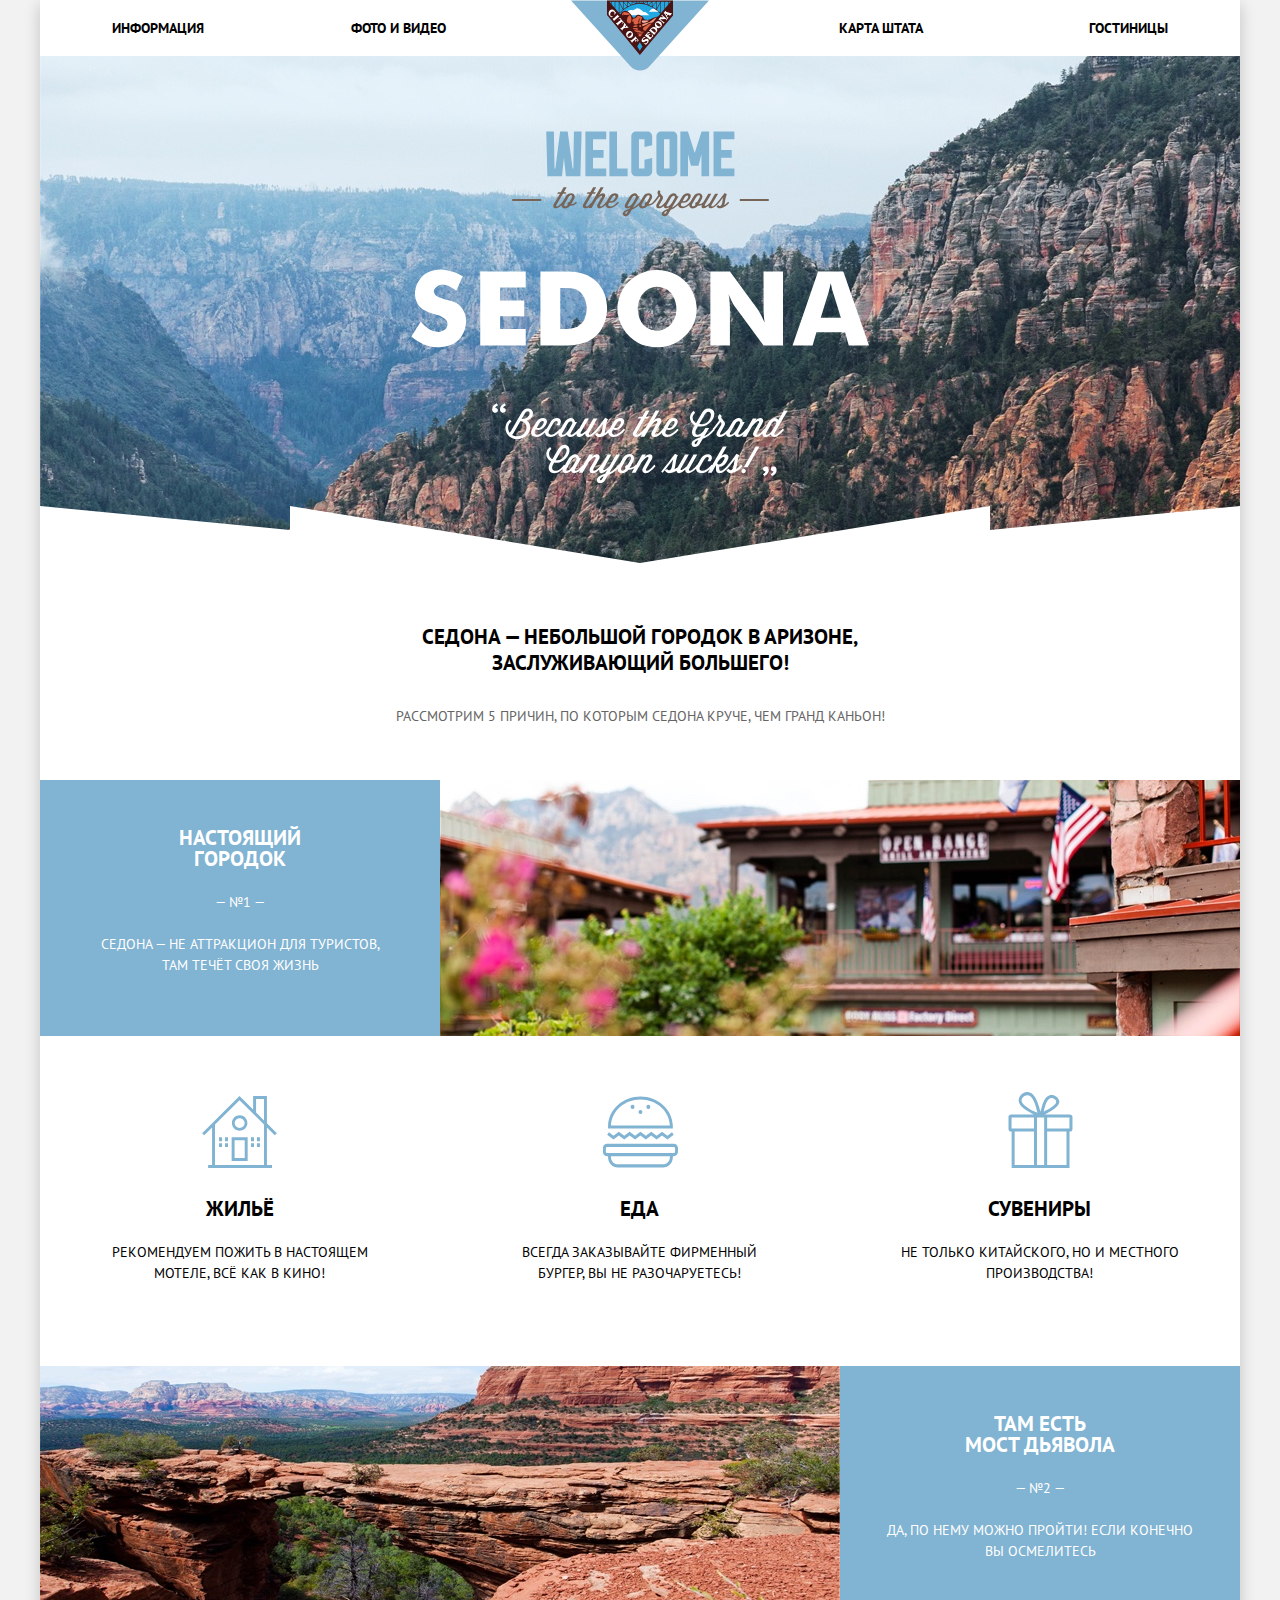
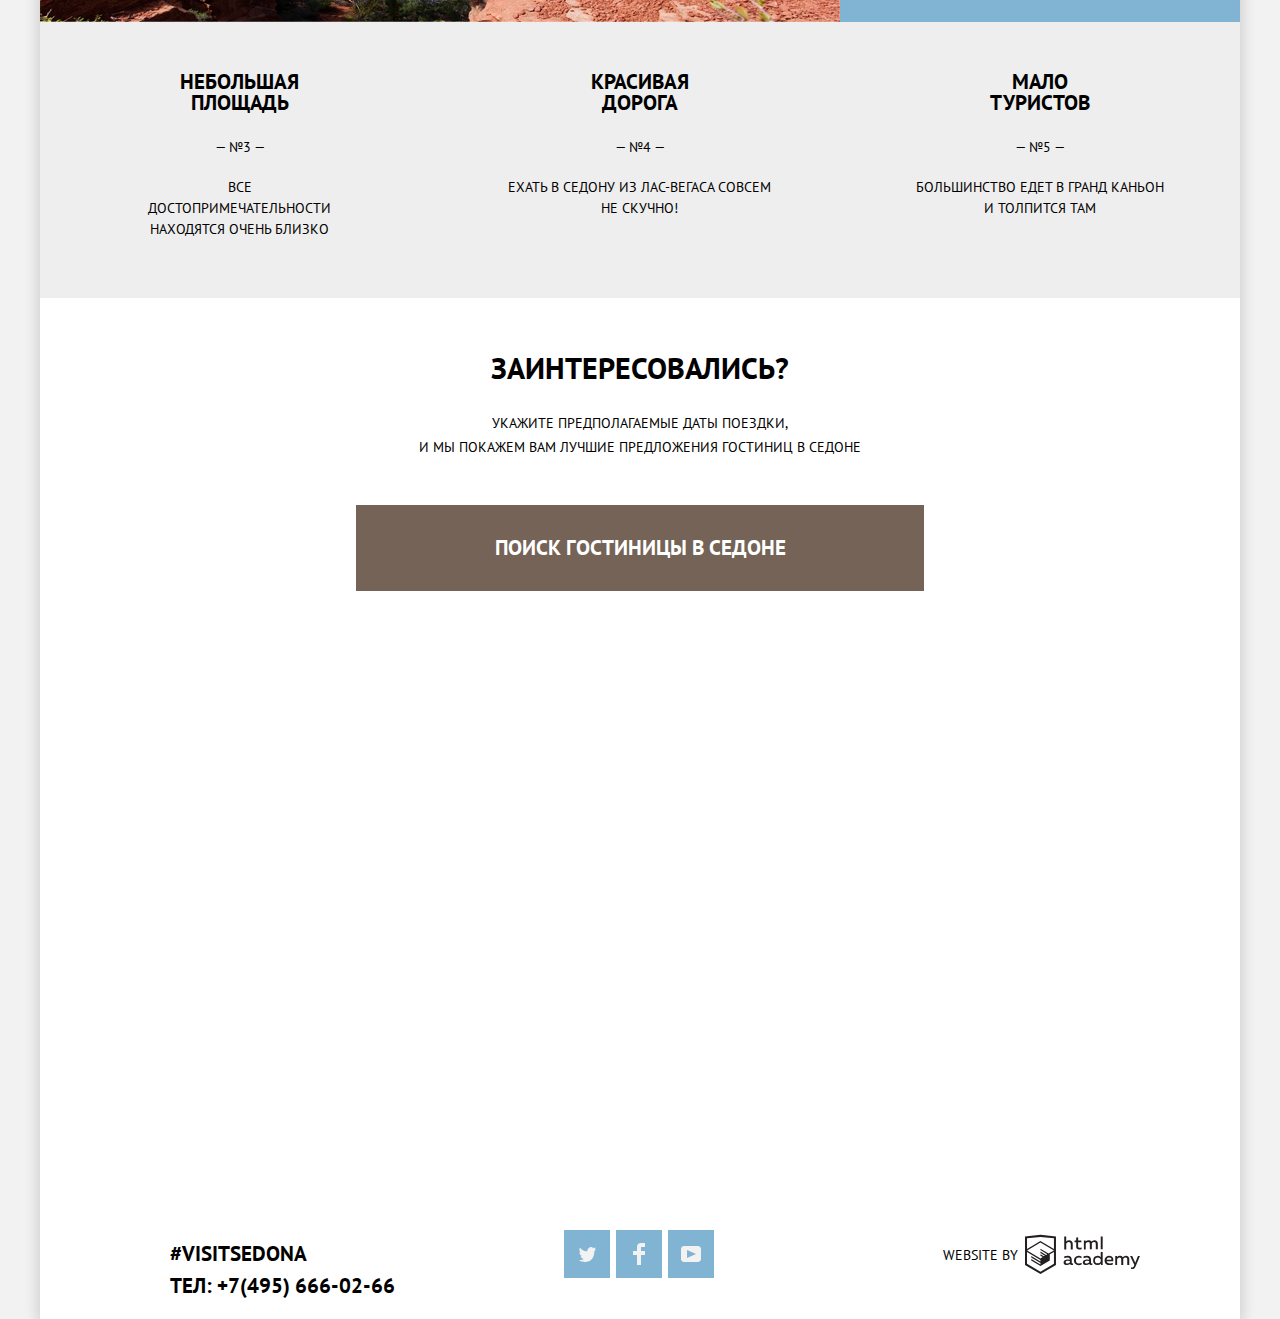
<file: index.html>
<!DOCTYPE html>
<html lang="ru">
  <head>
    <meta charset="utf-8">
    <title>Туристический портал города "Седона"</title>
    <link href="https://fonts.googleapis.com/css?family=PT+Sans:400,700&display=swap&subset=cyrillic" rel="stylesheet">
    <link href="css/normalize.css" rel="stylesheet">
    <link href="css/style.min.css" rel="stylesheet">
  </head>
  <body class="page main">
    <div class="wrapper">
      <header class="page-header">
        <nav class="nav">
          <div class="logo">
            <img src="img/logo-sedona.svg" width="138" height="71" alt="Логотип города Седона">
          </div>
          <div class="main-nav">
            <ul class="nav-list">
              <li class="nav-item left">
                <a href="#">информация</a>
              </li>
              <li class="nav-item left">
                <a href="#">фото и видео</a>
              </li>
              <li class="nav-item right">
                <a href="#">карта штата</a>
              </li>
              <li class="nav-item right">
                <a href="hotels.html">гостиницы</a>
              </li>
            </ul>
          </div>
        </nav>
      </header>
      <main class="page-content">
        <section class="promo">
          <div class="welcome-img">
            <img src="img/intro-welcome.svg" width="459" height="353" alt="Надпись с приветствием">
          </div>
          <div class="promo-text">
            <h1 class="visually-hidden">Город "Седона"</h1>
            <p class="promo-description">седона — небольшой городок в аризоне,
              заслуживающий большего!</p>
            <p class="promo-advantages">рассмотрим 5 причин, по которым седона круче, чем гранд каньон!</p>
          </div>
        </section>
        <section class="advantages">
          <ol class="advantages-list">
            <li class="advantages-item wide">
              <div class="info blue-bg">
                <h3 class="info-head">настоящий городок</h3>
                <p class="info-number">— №1 —</p>
                <p class="info-desc">cедона — не аттракцион для туристов,
                там течёт своя жизнь</p>
              </div>
              <div class="img-wrap">
                <img src="img/buildings.jpg" width="800" height="256" alt="Фотография группы зданий">
              </div>
              <ul class="advantages-description">
                <li class="description-item building">
                  <h3>жильё</h3>
                  <p class="advantages-text">рекомендуем пожить в настоящем мотеле,
                    всё как в кино!</p>
                </li>
                <li class="description-item food">
                  <h3>еда</h3>
                  <p class="advantages-text">всегда заказывайте фирменный бургер, вы не
                    разочаруетесь!</p>
                </li>
                <li class="description-item gift">
                  <h3>сувениры</h3>
                   <p class="advantages-text">не только китайского, но и местного
                     производства!</p>
                </li>
              </ul>
            </li>
            <li class="advantages-item wide reverse">
              <div class="info blue-bg">
                <h3 class="reverse-head">там есть<br>
                   мост дьявола</h3>
                <p class="reverse-number">— №2 —</p>
                <p class="reverse-desc">да, по нему можно пройти! Если конечно вы
                осмелитесь</p>
              </div>
              <div class="img-wrap">
                <img src="img/mountains.jpg" width="800" height="256" alt="Фотография горного утеса">
              </div>
            </li>
            <li class="advantages-item grey">
              <h3 class="grey-head">небольшая площадь</h3>
              <p class="grey-number">— №3 —</p>
              <p class="grey-desc">все достопримечательности
                находятся очень близко</p>
            </li>
            <li class="advantages-item grey">
              <h3 class="grey-head">красивая дорога</h3>
              <p class="grey-number">— №4 —</p>
              <p class="grey-desc-2">ехать в седону из лас-вегаса совсем
                не скучно!</p>
            </li>
            <li class="advantages-item grey">
              <h3 class="grey-head">мало туристов</h3>
              <p class="grey-number">— №5 —</p>
              <p class="grey-desc-3">большинство едет в гранд каньон
                и толпится там</p>
            </li>
          </ol>
        </section>
        <section class="searches-hotel">
          <h2 class="visually-hidden">Поиск гостиниц</h2>
          <div class="searches-hotel date">
            <b>заинтересовались?</b>
            <p>укажите предполагаемые даты поездки,<br>
            и мы покажем вам лучшие предложения гостиниц в седоне</p>
          </div>
          <button class="button-find" type="button">поиск гостиницы в седоне</button>
        </section>
        <section class="pop-up">
          <h2 class="visually-hidden">Форма поиска гостиниц</h2>
          <form class="booking-form" method="get" action="https://echo.htmlacademy.ru">
            <p>
              <label for="date-arrival">дата заезда:</label>
              <input type="text" name="arrival" id="date-arrival" value="24 апреля 2017">
              <button class="calendar arr">
                <svg class="calendar" xmlns="http://www.w3.org/2000/svg" width="21" height="22" viewBox="0 0 21 22">
                  <path d="M19.251 2.025h-2.845V.648c0-.381-.294-.689-.656-.689-.363 0-.656.308-.656.689v1.377h-3.938V.648c0-.381-.294-.689-.655-.689-.363 0-.657.308-.657.689v1.377H5.906V.648c0-.381-.294-.689-.656-.689-.363 0-.657.308-.657.689v1.377H1.75C.784 2.025 0 2.847 0 3.862v16.302C0 21.179.784 22 1.75 22h17.501c.966 0 1.749-.821 1.749-1.836V3.862c0-1.015-.783-1.837-1.749-1.837zm.437 18.139a.448.448 0 0 1-.437.459H1.75a.45.45 0 0 1-.438-.459V3.862a.45.45 0 0 1 .438-.459h2.844v1.378c0 .381.294.689.657.689.362 0 .656-.308.656-.689V3.403h3.938v1.378c0 .381.294.689.657.689.361 0 .655-.308.655-.689V3.403h3.938v1.378c0 .381.293.689.656.689.362 0 .656-.308.656-.689V3.403h2.845c.241 0 .437.206.437.459v16.302z"></path>
                  <path d="M4.594 8.225h2.625v2.066H4.594zM4.594 11.668h2.625v2.067H4.594zM4.594 15.112h2.625v2.066H4.594zM9.188 15.112h2.625v2.066H9.188zM9.188 11.668h2.625v2.067H9.188zM9.188 8.225h2.625v2.066H9.188zM13.781 15.112h2.625v2.066h-2.625zM13.781 11.668h2.625v2.067h-2.625zM13.781 8.225h2.625v2.066h-2.625z"></path>
                </svg>
              </button>
            </p>
            <p>
              <label for="date-departure">дата выезда:</label>
              <input type="text" name="departure" id="date-departure" value="4 июля 2017">
              <button class="calendar dep">
                <svg class="calendar" xmlns="http://www.w3.org/2000/svg" width="21" height="22" viewBox="0 0 21 22">
                  <path d="M19.251 2.025h-2.845V.648c0-.381-.294-.689-.656-.689-.363 0-.656.308-.656.689v1.377h-3.938V.648c0-.381-.294-.689-.655-.689-.363 0-.657.308-.657.689v1.377H5.906V.648c0-.381-.294-.689-.656-.689-.363 0-.657.308-.657.689v1.377H1.75C.784 2.025 0 2.847 0 3.862v16.302C0 21.179.784 22 1.75 22h17.501c.966 0 1.749-.821 1.749-1.836V3.862c0-1.015-.783-1.837-1.749-1.837zm.437 18.139a.448.448 0 0 1-.437.459H1.75a.45.45 0 0 1-.438-.459V3.862a.45.45 0 0 1 .438-.459h2.844v1.378c0 .381.294.689.657.689.362 0 .656-.308.656-.689V3.403h3.938v1.378c0 .381.294.689.657.689.361 0 .655-.308.655-.689V3.403h3.938v1.378c0 .381.293.689.656.689.362 0 .656-.308.656-.689V3.403h2.845c.241 0 .437.206.437.459v16.302z"></path>
                  <path d="M4.594 8.225h2.625v2.066H4.594zM4.594 11.668h2.625v2.067H4.594zM4.594 15.112h2.625v2.066H4.594zM9.188 15.112h2.625v2.066H9.188zM9.188 11.668h2.625v2.067H9.188zM9.188 8.225h2.625v2.066H9.188zM13.781 15.112h2.625v2.066h-2.625zM13.781 11.668h2.625v2.067h-2.625zM13.781 8.225h2.625v2.066h-2.625z"></path>
                </svg>
              </button>
            </p>
            <p>
              <label for="adults-field">взрослые:</label>
              <button class="minus" type="button">
                <svg class="img-minus" xmlns="http://www.w3.org/2000/svg" width="12" height="3" viewBox="0 0 9.917 1.917">
                  <path d="M0 0h9.917v1.917h-9.917z"></path>
                </svg>
              </button>
              <input class="adults" type="text" name="adults" id="adults-field" value="2">
              <button class="plus" type="button">
                <svg class="img-plus" xmlns="http://www.w3.org/2000/svg" width="11" height="11" viewBox="0 0 9.917 9.917">
                  <path d="M9.917 4h-4v-4h-1.917v4h-4v1.917h4v4h1.917v-4h4z"></path>
                </svg>
              </button>
              <label class="children" for="children-field">дети:</label>
              <button class="minus child" type="button">
                <svg class="img-minus" xmlns="http://www.w3.org/2000/svg" width="12" height="3" viewBox="0 0 9.917 1.917">
                  <path d="M0 0h9.917v1.917h-9.917z"></path>
                </svg>
              </button>
              <input class="children-input" type="text" name="children" id="children-field" value="0">
              <button class="plus" type="button">
                <svg class="img-plus" xmlns="http://www.w3.org/2000/svg" width="11" height="11" viewBox="0 0 9.917 9.917">
                  <path d="M9.917 4h-4v-4h-1.917v4h-4v1.917h4v4h1.917v-4h4z"></path>
                </svg>
              </button>
            </p>
            <p>
              <button class="find" type="submit">найти</button>
            </p>
          </form>
        </section>
        <section class="map">
          <iframe src="https://www.google.com/maps/embed?pb=!1m18!1m12!1m3!1d838093.2815712448!2d-111.83084475044238!3d34.86120512727671!2m3!1f0!2f0!3f0!3m2!1i1024!2i768!4f13.1!3m3!1m2!1s0x872da132f942b00d%3A0x5548c523fa6c8efd!2z0KHQtdC00L7QvdCwLCDQkNGA0LjQt9C-0L3QsCA4NjMzNiwg0KHQqNCQ!5e0!3m2!1sru!2sru!4v1585211630893!5m2!1sru!2sru" width="1200" height="598" style="border:0;" allowfullscreen="" aria-hidden="false" tabindex="0"></iframe>
        </section>
      </main>
      <footer class="page-footer">
        <section class="contacts">
          <div class="link">
            <p>#visitsedona</p>
            <p>
              <a class="tel" href="tel:+74956660266">тел: +7(495) 666-02-66</a>
            </p>
          </div>
          <div class="socials">
            <ul class="socials-list">
              <li>
                <a class="social-button twitter-icon" href="#" target="_blank">
                  <svg class="social-img" xmlns="http://www.w3.org/2000/svg" xmlns:xlink="http://www.w3.org/1999/xlink" width="17" height="15" viewBox="0 0 17 15">
                    <path d="M10.95.144c1.685-.496 2.984.27 3.577 1.179.673-.231 1.331-.481 2.011-.708a2.345 2.345 0 0 1-.857 1.768c.685.17 1.304-.491 1.304-.491-.169 1-1.006 1.788-1.563 2.024-.231 6.75-3.175 11.217-10.077 11.082h-.446c-.41 0-4.164-.46-4.898-1.887 2.271.196 3.893-.422 4.693-1.177-.96-.3-2.679-.477-2.979-2.95.349.106.564.228 1.19.119C1.705 8.247.374 7.53.448 5.33c.285.328 1.067.536 1.34.472C1.085 5.561-.182 2.442.894.85c1.818 1.854 3.735 3.606 7.152 3.773C8.254 2.33 9.183.793 10.95.144z"></path>
                  </svg>
                </a>
              </li>
              <li>
                <a class="social-button fb-icon" href="#" target="_blank">
                  <svg class="social-img" xmlns="http://www.w3.org/2000/svg" width="12" height="22" viewBox="0 0 12 22">
                    <path d="M12 4V0H8a4 4 0 0 0-4 4v4H0v4h4v10h4V12h4V8H8V4h4z"></path>
                  </svg>
                </a>
              </li>
              <li>
                <a class="social-button youtube-icon" href="#" target="_blank">
                  <svg class="social-img" xmlns="http://www.w3.org/2000/svg" xmlns:xlink="http://www.w3.org/1999/xlink" width="20" height="16" viewBox="0 0 20 16">
                    <path d="M17 0H3C1.35 0 0 1.35 0 3v10c0 1.65 1.35 3 3 3h14c1.65 0 3-1.35 3-3V3c0-1.65-1.35-3-3-3zM6.027 11.998V4.002L15.014 8l-8.987 3.998z"></path>
                  </svg>
                </a>
              </li>
            </ul>
          </div>
          <div class="copyright">
            <span>website by</span>
            <a class="html-icon" href="https://htmlacademy.ru/intensive/htmlcss" target="_blank">
              <svg id="Layer_1" data-name="Layer 1" xmlns="http://www.w3.org/2000/svg" viewBox="0 0 108.08 36.85" width="108" height="36">
                <title>logo-htmlacademy-small1</title>
                <path d="M44.61,26.88a2,2,0,0,0,.55-0.1v1.33a3.25,3.25,0,0,1-1.18.21,1.67,1.67,0,0,1-1.67-1,4.84,4.84,0,0,1-3.14,1.08c-1.51,0-2.91-.83-2.91-2.55,0-2.13,2-2.79,3.71-2.79a11.08,11.08,0,0,1,2.17.25v-0.3c0-1-.76-1.77-2.19-1.77a7.42,7.42,0,0,0-3,.64v-1.7a10.21,10.21,0,0,1,3.19-.55c2.36,0,3.81,1.12,3.81,3.65v3a0.54,0.54,0,0,0,.49.59h0.17Zm-6.44-1.13A1.35,1.35,0,0,0,39.63,27h0.11a3.39,3.39,0,0,0,2.41-1V24.58a9.72,9.72,0,0,0-1.81-.21c-1,0-2.16.33-2.16,1.38h0Zm12.36-6.11a5,5,0,0,1,2.57.64V22a4.08,4.08,0,0,0-2.3-.7,2.75,2.75,0,1,0,0,5.49,5,5,0,0,0,2.43-.64v1.71a6.27,6.27,0,0,1-2.76.57A4.21,4.21,0,0,1,46,24.51q0-.21,0-0.41a4.32,4.32,0,0,1,4.18-4.46h0.38Zm12.17,7.24a2,2,0,0,0,.55-0.1v1.33a3.25,3.25,0,0,1-1.18.21,1.67,1.67,0,0,1-1.67-1,4.84,4.84,0,0,1-3.14,1.08c-1.51,0-2.91-.83-2.91-2.55,0-2.13,2-2.79,3.71-2.79a11.08,11.08,0,0,1,2.17.25v-0.3c0-1-.76-1.77-2.19-1.77a7.42,7.42,0,0,0-3,.64v-1.7a10.21,10.21,0,0,1,3.19-.55c2.36,0,3.81,1.12,3.81,3.65v3a0.54,0.54,0,0,0,.49.59h0.17Zm-6.44-1.13A1.35,1.35,0,0,0,57.73,27h0.11a3.39,3.39,0,0,0,2.41-1V24.58a9.72,9.72,0,0,0-1.81-.21c-1.06,0-2.16.33-2.16,1.38h0ZM73,16V28.2H71.35V26.88a3.88,3.88,0,0,1-3.19,1.54,4.4,4.4,0,0,1,0-8.78,3.81,3.81,0,0,1,3,1.3V16H73Zm-4.53,5.22a2.76,2.76,0,1,0,0,5.52A2.86,2.86,0,0,0,71.15,25V23A2.91,2.91,0,0,0,68.49,21.27ZM79,19.64c3.31,0,4.46,2.68,3.92,5.09H76.7c0.21,1.5,1.67,2.11,3.19,2.11a6.11,6.11,0,0,0,2.64-.59v1.6a7.14,7.14,0,0,1-3,.57C77,28.42,74.78,27,74.78,24a4.18,4.18,0,0,1,4-4.39H79Zm0.09,1.54a2.28,2.28,0,0,0-2.44,2.1v0.06H81.3A2,2,0,0,0,79.13,21.18Zm5.73,7V19.87h1.65v1a3.81,3.81,0,0,1,2.78-1.27A2.86,2.86,0,0,1,91.89,21a4.12,4.12,0,0,1,2.91-1.33A3.06,3.06,0,0,1,98,23V28.2h-1.9V23.05a1.59,1.59,0,0,0-1.42-1.75H94.42a2.8,2.8,0,0,0-2.07,1.12V28.2h-1.9V23.05A1.59,1.59,0,0,0,89,21.31H88.8a3,3,0,0,0-2.21,1.29v5.63H84.86Zm21.31-8.33h1.9l-3.91,9.46c-0.9,2.17-2.09,2.86-3.35,2.86a4.76,4.76,0,0,1-1.1-.14V30.46a2.86,2.86,0,0,0,.85.12c0.9,0,1.58-.64,2.07-1.9l0.17-.42-4-8.4h2l2.86,6.29ZM38.73,1.46V6.22a3.81,3.81,0,0,1,2.7-1.14,3.25,3.25,0,0,1,3.44,3.4v5.15H43V8.72a1.81,1.81,0,0,0-1.61-2h-0.3a2.93,2.93,0,0,0-2.32,1.39v5.52h-1.9V1.46h1.9ZM49.94,2.31v3h3V6.91h-3v3.81c0,1.1.5,1.46,1.58,1.46a4.49,4.49,0,0,0,1.69-.33v1.6A6.8,6.8,0,0,1,51,13.8a2.55,2.55,0,0,1-2.86-2.74V6.89H46.58V5.26h1.5V2.74Zm5.4,11.31V5.28H57v1A3.81,3.81,0,0,1,59.77,5a2.86,2.86,0,0,1,2.6,1.33A4.12,4.12,0,0,1,65.28,5,3.06,3.06,0,0,1,68.44,8.4v5.21h-1.9V8.46a1.59,1.59,0,0,0-1.42-1.75H64.89a2.8,2.8,0,0,0-2.07,1.12v5.78h-1.9V8.46A1.59,1.59,0,0,0,59.5,6.71H59.27A3,3,0,0,0,57.06,8v5.63H55.34ZM71.17,1.45H73V13.6H71.17V1.45ZM14.71,0H14.55L0,1.54V28.21l14.55,8.66,14.55-8.66V1.54Zm12.5,27.1L14.55,34.64,1.9,27.12V16.18l12.59,7.5V25L5.86,19.9v1.31l8.68,5.21v1.39L5.87,22.65V24l8.68,5.21,8.75-5.24V18.31L27.2,16V27.12Zm0-12.53-3.48,2-1.6,1L14.51,13v1.31L21,18.23H21l-0.14.09-1,.54-5.37-3.2V17l4.24,2.52-1,.67-3.2-1.9v1.31l2.1,1.24L14.5,22.1,2,14.65,14.51,7.11Zm0-1.32L14.49,5.76,1.91,13.25v-10L14.56,1.92,27.21,3.25v10h0Z" transform="translate(0 -0.02)" fill="#231f20"/>
              </svg>
            </a>
          </div>
        </section>
      </footer>
    </div>
    <script src="js/script-min.js"></script>
  </body>
</html>
</file>
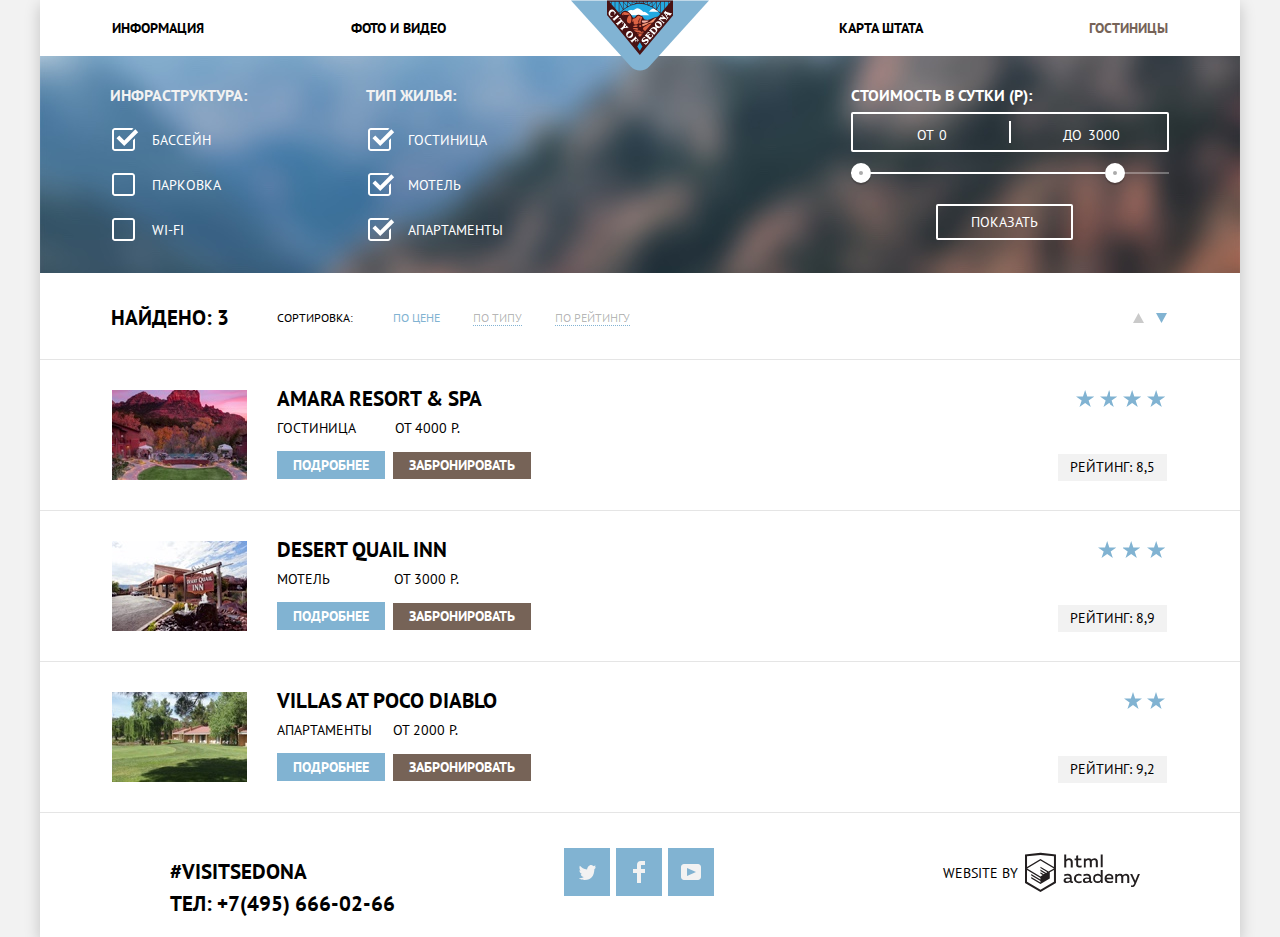
<file: hotels.html>
<!DOCTYPE html>
<html lang="ru">
  <head>
    <meta charset="utf-8">
    <title>Поиск жилья в городе "Седона"</title>
    <link href="https://fonts.googleapis.com/css?family=PT+Sans:400,700&display=swap&subset=cyrillic" rel="stylesheet">
    <link href="css/normalize.css" rel="stylesheet">
    <link href="css/style.min.css" rel="stylesheet">
  </head>
  <body class="page">
    <div class="wrapper">
      <header class="page-header">
        <nav class="nav">
          <div class="logo">
            <a href="index.html">
              <img src="img/logo-sedona.svg" width="138" height="71" alt="Логотип города Седона">
            </a>
          </div>
          <div class="main-nav">
            <ul class="nav-list">
              <li class="nav-item left">
                <a href="#">информация</a>
              </li>
              <li class="nav-item left">
                <a href="#">фото и видео</a>
              </li>
              <li class="nav-item right">
                <a href="#">карта штата</a>
              </li>

              <li class="nav-item right">
                <a class="current">гостиницы</a>
              </li>
            </ul>
          </div>
        </nav>
      </header>
      <main class="page-content">
        <h1 class="visually-hidden">Форма поиска жилья</h1>
        <form class="options-form" method="get" action="https://echo.htmlacademy.ru">
          <fieldset class="infrastructure">
            <legend class="infrastructure-header">инфраструктура:</legend>
            <p class="pool">
            <label class="input-label" for="pool-field">
              <input class="input-check" type="checkbox" name="pool" id="pool-field" checked>
              <span class="check-box"></span>
              бассейн
            </label>
            </p>
            <p class="parking">
              <label class="input-label" for="parking-field">
                <input class="input-check" type="checkbox" name="parking" id="parking-field">
                <span class="check-box"></span>
                парковка
              </label>
            </p>
            <p class="wifi">
              <label class="input-label" for="wifi-field">
                <input class="input-check" type="checkbox" name="wifi" id="wifi-field">
                <span class="check-box"></span>
                wi-fi
              </label>
            </p>
          </fieldset>
          <fieldset class="accommodation">
            <legend class="accommodation-header">тип жилья:</legend>
            <p class="hotel">
              <label class="input-label" for="hotel-field">
                <input class="input-check" type="checkbox" name="hotel" id="hotel-field" checked>
                <span class="check-box"></span>
                гостиница
              </label>
            </p>
            <p class="motel">
              <label class="input-label" for="motel-field">
                <input class="input-check" type="checkbox" name="motel" id="motel-field" checked>
                <span class="check-box"></span>
                мотель
              </label>
            </p>
            <p class="apartment">
              <label class="input-label" for="apartment-field">
                <input class="input-check" type="checkbox" name="apartment" id="apartment-field" checked>
                <span class="check-box"></span>
                апартаменты
              </label>
            </p>
          </fieldset>
          <fieldset class="prices">
            <div class="filter-range">
              <div class="filter-range-title">Стоимость в сутки (р):</div>
              <div class="price-controls">
                <label class="min-price">от <input type="number" name="min-price" value="0"></label>
                <label class="max-price">до <input type="number" name="max-price" value="3000"></label>
              </div>
              <div class="range-controls">
                <div class="scale">
                  <div class="bar"></div>
                </div>
                <div class="range-toggle range-toggle-min"></div>
                <div class="range-toggle range-toggle-max"></div>
              </div>
              <button class="btn-transparent" type="submit">Показать</button>
            </div>
          </fieldset>
        </form>
        <section class="results">
          <h2 class="visually-hidden">Результаты поиска гостиниц</h2>
          <section class="results-sort">
            <p class="results-counter">найдено: <span>3</span></p>
            <div class="search-table">
              <p class="sort-by">сортировка:</p>
              <ul class="sort-list">
                <li class="sort-item">
                  <a class="active" href="#">по цене</a>
                </li>
                <li class="sort-item">
                  <a href="#">по типу</a>
                </li>
                <li class="sort-item">
                  <a href="#">по рейтингу</a>
                </li>
              </ul>
              <div class="triangle">
                <button class="triangle-button up">
                  <svg class="triangle-up" xmlns="http://www.w3.org/2000/svg" width="11" height="10" viewBox="0 0 11 10">
                    <path d="M5.5 0L0 10h11z"></path>
                  </svg>
                </button>
                <button class="triangle-button down">
                  <svg class="triangle-down" xmlns="http://www.w3.org/2000/svg" width="11" height="10" viewBox="0 0 11 10">
                    <path d="M5.5 10L0 0h11"></path>
                  </svg>
                </button>
              </div>
            </div>
          </section>
          <ul class="results-list">
            <li class="results-item">
              <img class="hotel-img" src="img/hotel-1.jpg" width="135" height="90" alt="Гостиница Amara Resort and Spa">
              <div class="information">
                <h3>Amara Resort & Spa</h3>
                <div class="hotel-price">
                  <div class="hotel-class">гостиница</div>
                  <div class="hotel-cost">от 4000 р.</div>
                </div>
                <div class="button-active">
                  <a class="button-info" href="#">подробнее</a>
                  <button class="button-rent" type="submit">забронировать</button>
                </div>
              </div>
              <div class="rating">
                <p class="stars four"></p>
                <p class="rating-points">рейтинг: <span>8,5</span></p>
              </div>
            </li>
            <li class="results-item">
              <img class="hotel-img" src="img/hotel-2.jpg" width="135" height="90" alt="Мотель Desert Quail Inn">
              <div class="information">
                <h3>Desert Quail Inn</h3>
                <div class="hotel-price">
                  <div class="hotel-class">мотель</div>
                  <div class="hotel-cost motel">от 3000 р.</div>
                </div>
                <div class="button-active">
                  <a class="button-info" href="#">подробнее</a>
                  <button class="button-rent" type="button">забронировать</button>
                </div>
              </div>
              <div class="rating">
                <p class="stars three"></p>
                <p class="rating-points">рейтинг: <span>8,9</span></p>
              </div>
            </li>
            <li class="results-item">
              <img class="hotel-img" src="img/hotel-3.jpg" width="135" height="90" alt="Аппартаменты Villas at Poco Diablo">
              <div class="information">
                <h3>Villas at Poco Diablo</h3>
                <div class="hotel-price">
                  <div class="hotel-class">апартаменты</div>
                  <div class="hotel-cost apartment">от 2000 р.</div>
                </div>
                <div class="button-active">
                  <a class="button-info" href="#">подробнее</a>
                  <button class="button-rent" type="button">забронировать</button>
                </div>
              </div>
              <div class="rating">
                <p class="stars two"></p>
                <p class="rating-points">рейтинг: <span>9,2</span></p>
              </div>
            </li>
          </ul>
        </section>
      </main>
      <footer class="page-footer">
        <section class="contacts">
          <div class="link">
            <p>#visitsedona</p>
            <p>
              <a class="tel" href="tel:+74956660266">тел: +7(495) 666-02-66</a>
            </p>
          </div>
          <div class="socials">
            <ul class="socials-list">
              <li>
                <a class="social-button twitter-icon" href="#" target="_blank">
                  <svg class="social-svg" xmlns="http://www.w3.org/2000/svg" xmlns:xlink="http://www.w3.org/1999/xlink" width="17" height="15" viewBox="0 0 17 15">
                    <path d="M10.95.144c1.685-.496 2.984.27 3.577 1.179.673-.231 1.331-.481 2.011-.708a2.345 2.345 0 0 1-.857 1.768c.685.17 1.304-.491 1.304-.491-.169 1-1.006 1.788-1.563 2.024-.231 6.75-3.175 11.217-10.077 11.082h-.446c-.41 0-4.164-.46-4.898-1.887 2.271.196 3.893-.422 4.693-1.177-.96-.3-2.679-.477-2.979-2.95.349.106.564.228 1.19.119C1.705 8.247.374 7.53.448 5.33c.285.328 1.067.536 1.34.472C1.085 5.561-.182 2.442.894.85c1.818 1.854 3.735 3.606 7.152 3.773C8.254 2.33 9.183.793 10.95.144z"></path>
                  </svg>
                </a>
              </li>
              <li>
                <a class="social-button fb-icon" href="#" target="_blank">
                  <svg class="social-svg" xmlns="http://www.w3.org/2000/svg" width="12" height="22" viewBox="0 0 12 22">
                    <path d="M12 4V0H8a4 4 0 0 0-4 4v4H0v4h4v10h4V12h4V8H8V4h4z"></path>
                  </svg>
                </a>
              </li>
              <li>
                <a class="social-button youtube-icon" href="#" target="_blank">
                  <svg class="social-svg" xmlns="http://www.w3.org/2000/svg" xmlns:xlink="http://www.w3.org/1999/xlink" width="20" height="16" viewBox="0 0 20 16">
                    <path d="M17 0H3C1.35 0 0 1.35 0 3v10c0 1.65 1.35 3 3 3h14c1.65 0 3-1.35 3-3V3c0-1.65-1.35-3-3-3zM6.027 11.998V4.002L15.014 8l-8.987 3.998z"></path>
                  </svg>
                </a>
              </li>
            </ul>
          </div>
          <div class="copyright">
            <span>website by</span>
            <a class="html-icon" href="https://htmlacademy.ru/intensive/htmlcss" target="_blank">
              <svg id="Layer_1" data-name="Layer 1" xmlns="http://www.w3.org/2000/svg" viewBox="0 0 108.08 36.85" width="108" height="36">
                <title>logo-htmlacademy-small1</title>
                <path d="M44.61,26.88a2,2,0,0,0,.55-0.1v1.33a3.25,3.25,0,0,1-1.18.21,1.67,1.67,0,0,1-1.67-1,4.84,4.84,0,0,1-3.14,1.08c-1.51,0-2.91-.83-2.91-2.55,0-2.13,2-2.79,3.71-2.79a11.08,11.08,0,0,1,2.17.25v-0.3c0-1-.76-1.77-2.19-1.77a7.42,7.42,0,0,0-3,.64v-1.7a10.21,10.21,0,0,1,3.19-.55c2.36,0,3.81,1.12,3.81,3.65v3a0.54,0.54,0,0,0,.49.59h0.17Zm-6.44-1.13A1.35,1.35,0,0,0,39.63,27h0.11a3.39,3.39,0,0,0,2.41-1V24.58a9.72,9.72,0,0,0-1.81-.21c-1,0-2.16.33-2.16,1.38h0Zm12.36-6.11a5,5,0,0,1,2.57.64V22a4.08,4.08,0,0,0-2.3-.7,2.75,2.75,0,1,0,0,5.49,5,5,0,0,0,2.43-.64v1.71a6.27,6.27,0,0,1-2.76.57A4.21,4.21,0,0,1,46,24.51q0-.21,0-0.41a4.32,4.32,0,0,1,4.18-4.46h0.38Zm12.17,7.24a2,2,0,0,0,.55-0.1v1.33a3.25,3.25,0,0,1-1.18.21,1.67,1.67,0,0,1-1.67-1,4.84,4.84,0,0,1-3.14,1.08c-1.51,0-2.91-.83-2.91-2.55,0-2.13,2-2.79,3.71-2.79a11.08,11.08,0,0,1,2.17.25v-0.3c0-1-.76-1.77-2.19-1.77a7.42,7.42,0,0,0-3,.64v-1.7a10.21,10.21,0,0,1,3.19-.55c2.36,0,3.81,1.12,3.81,3.65v3a0.54,0.54,0,0,0,.49.59h0.17Zm-6.44-1.13A1.35,1.35,0,0,0,57.73,27h0.11a3.39,3.39,0,0,0,2.41-1V24.58a9.72,9.72,0,0,0-1.81-.21c-1.06,0-2.16.33-2.16,1.38h0ZM73,16V28.2H71.35V26.88a3.88,3.88,0,0,1-3.19,1.54,4.4,4.4,0,0,1,0-8.78,3.81,3.81,0,0,1,3,1.3V16H73Zm-4.53,5.22a2.76,2.76,0,1,0,0,5.52A2.86,2.86,0,0,0,71.15,25V23A2.91,2.91,0,0,0,68.49,21.27ZM79,19.64c3.31,0,4.46,2.68,3.92,5.09H76.7c0.21,1.5,1.67,2.11,3.19,2.11a6.11,6.11,0,0,0,2.64-.59v1.6a7.14,7.14,0,0,1-3,.57C77,28.42,74.78,27,74.78,24a4.18,4.18,0,0,1,4-4.39H79Zm0.09,1.54a2.28,2.28,0,0,0-2.44,2.1v0.06H81.3A2,2,0,0,0,79.13,21.18Zm5.73,7V19.87h1.65v1a3.81,3.81,0,0,1,2.78-1.27A2.86,2.86,0,0,1,91.89,21a4.12,4.12,0,0,1,2.91-1.33A3.06,3.06,0,0,1,98,23V28.2h-1.9V23.05a1.59,1.59,0,0,0-1.42-1.75H94.42a2.8,2.8,0,0,0-2.07,1.12V28.2h-1.9V23.05A1.59,1.59,0,0,0,89,21.31H88.8a3,3,0,0,0-2.21,1.29v5.63H84.86Zm21.31-8.33h1.9l-3.91,9.46c-0.9,2.17-2.09,2.86-3.35,2.86a4.76,4.76,0,0,1-1.1-.14V30.46a2.86,2.86,0,0,0,.85.12c0.9,0,1.58-.64,2.07-1.9l0.17-.42-4-8.4h2l2.86,6.29ZM38.73,1.46V6.22a3.81,3.81,0,0,1,2.7-1.14,3.25,3.25,0,0,1,3.44,3.4v5.15H43V8.72a1.81,1.81,0,0,0-1.61-2h-0.3a2.93,2.93,0,0,0-2.32,1.39v5.52h-1.9V1.46h1.9ZM49.94,2.31v3h3V6.91h-3v3.81c0,1.1.5,1.46,1.58,1.46a4.49,4.49,0,0,0,1.69-.33v1.6A6.8,6.8,0,0,1,51,13.8a2.55,2.55,0,0,1-2.86-2.74V6.89H46.58V5.26h1.5V2.74Zm5.4,11.31V5.28H57v1A3.81,3.81,0,0,1,59.77,5a2.86,2.86,0,0,1,2.6,1.33A4.12,4.12,0,0,1,65.28,5,3.06,3.06,0,0,1,68.44,8.4v5.21h-1.9V8.46a1.59,1.59,0,0,0-1.42-1.75H64.89a2.8,2.8,0,0,0-2.07,1.12v5.78h-1.9V8.46A1.59,1.59,0,0,0,59.5,6.71H59.27A3,3,0,0,0,57.06,8v5.63H55.34ZM71.17,1.45H73V13.6H71.17V1.45ZM14.71,0H14.55L0,1.54V28.21l14.55,8.66,14.55-8.66V1.54Zm12.5,27.1L14.55,34.64,1.9,27.12V16.18l12.59,7.5V25L5.86,19.9v1.31l8.68,5.21v1.39L5.87,22.65V24l8.68,5.21,8.75-5.24V18.31L27.2,16V27.12Zm0-12.53-3.48,2-1.6,1L14.51,13v1.31L21,18.23H21l-0.14.09-1,.54-5.37-3.2V17l4.24,2.52-1,.67-3.2-1.9v1.31l2.1,1.24L14.5,22.1,2,14.65,14.51,7.11Zm0-1.32L14.49,5.76,1.91,13.25v-10L14.56,1.92,27.21,3.25v10h0Z" transform="translate(0 -0.02)" fill="#231f20"/>
              </svg>
            </a>
          </div>
        </section>
      </footer>
    </div>
  </body>
</html>
</file>
<file: css/style.min.css>
body{margin:0;padding:0;font-family:"PT Sans",Arial,sans-serif;font-size:14px;line-height:21px;font-weight:700;color:#000;text-transform:uppercase;background-color:#f2f2f2}html{box-sizing:border-box}*,*::before,*::after{box-sizing:inherit}a{text-decoration:none}.visually-hidden{position:absolute;width:1px;height:1px;margin:-1px;border:0;padding:0;white-space:nowrap;clip-path:inset(100%);clip:rect(0 0 0 0);overflow:hidden}.wrapper{width:1200px;margin:0 auto;background-color:#fff;box-shadow:0 5px 15px 0 rgba(0,1,1,0.2)}.nav{display:flex;position:relative}.main-nav{width:100%;font-size:14px;line-height:26px;color:#000}.logo{position:absolute;top:0;left:50%;transform:translateX(-50%);width:138px;height:71px}.logo img{width:138px;height:71px}.nav-list,.advantages-list,.advantages-description,.socials-list{list-style:none}.nav-list{display:flex;padding:15px 72px;margin:0}.nav-item{width:239px}.nav-item.left{text-align:left}.nav-item.right{text-align:right}.nav-item.right:nth-child(3){margin-left:94px}.nav-item.right:nth-child(4){margin-left:6px}.nav-list a{color:#000}.nav-list a:hover{color:#81b3d2}.nav-list a:focus{color:#776635}.nav-list a:active{color:rgba(0,0,0,0.3)}.promo{min-height:724px;background-image:url("../img/intro-mask.svg"),url("../img/mountains-background.jpg");background-position-y:450px,-57px;background-repeat:no-repeat;background-color:#81b3d2}.welcome-img{padding-top:75px;padding-bottom:73px;text-align:center}.promo-text{display:flex;flex-direction:column;align-items:center;padding-top:61px;text-align:center;background-color:#fff}.promo-description{width:470px;margin:0;font-size:21px;line-height:26px}.promo-advantages{width:100%;margin:0;padding-bottom:51px;padding-top:27px;font-size:14px;line-height:26px;font-weight:400;color:#656565}.advantages-item.wide{display:flex;flex-wrap:wrap;background-color:#81b3d2}.advantages-item.wide.reverse{flex-direction:row-reverse}.blue-bg{display:flex;flex-direction:column;align-items:center;width:400px;padding-top:26px;color:#fff;text-align:center}.info-head{width:140px}.advantages-list{display:flex;flex-wrap:wrap;margin:0;padding:0}.advantages-description{display:flex;padding-bottom:8px;width:100%;padding-left:0;background-color:#fff}.advantages-item h3,.description-item h3{font-size:21px;line-height:21px;font-weight:700}.info-number,.reverse-number,.advantages-text,.info-desc,.reverse-desc{padding-top:2px;padding-bottom:19px;margin:0 auto;width:285px;font-size:14px;line-height:21px;font-weight:400}.info-desc{width:280px}.img-wrap{width:800px;overflow:hidden;background-color:#81b3d2}.img-wrap img{display:block}.advantages-item{background-color:#fff}.description-item{padding-top:141px;padding-bottom:55px;width:33.333%;text-align:center}.building{background-image:url("../img/building.svg");background-position-x:162px;background-position-y:60px;background-repeat:no-repeat;background-size:75px 72px}.food{background-image:url("../img/burger.svg");background-position-x:163px;background-position-y:60px;background-repeat:no-repeat;background-size:75px 72px}.gift{background-image:url("../img/gift-box.svg");background-position-x:163px;background-position-y:56px;background-repeat:no-repeat;background-size:75px 76px}.container-bg{display:flex;flex-direction:row-reverse;background-color:#81b3d2}p.reverse-desc{width:314px}.advantages-item.grey{width:33.333%;padding-top:49px;padding-bottom:58px;text-align:center;background-color:#eee}.grey-head{width:38.333%;margin:0 auto}.advantages-item p{font-size:14px;line-height:21px;font-weight:400}.grey-number{margin:0;padding-top:24px}.grey-desc{width:52%;margin:0 auto;padding-top:19px}.grey-desc-2{width:66%;margin:0 auto;padding-top:19px}.grey-desc-3{width:64%;margin:0 auto;padding-top:19px}.searches-hotel{position:relative;padding-top:29px;text-align:center;background-color:#fff}.searches-hotel.date b{font-size:30px;line-height:24px;font-weight:700}.searches-hotel.date p{margin-top:26px;margin-bottom:46px;font-size:14px;line-height:24px;font-weight:400}.button-find{width:568px;padding-top:30px;padding-bottom:30px;font-size:21px;line-height:26px;font-weight:700;text-align:center;color:#fff;text-transform:uppercase;border:0;background-color:#766357;cursor:pointer}.button-find:hover{background-color:#604e43}.button-find:active{color:#847870;background-color:#503e33}.map{background-color:#fff}.page-footer{position:relative;background-color:rgba(255,255,255,0.9)}.contacts{display:flex;justify-content:space-around;align-items:center;padding-top:11px;padding-bottom:17px;font-size:21px;line-height:26px;text-decoration:none}.link{padding-top:25px;padding-left:29px}.link p{margin:0;padding-left:38px;padding-top:6px}.tel{color:#000}.socials-list{display:flex;padding-right:99px}.socials-list li{width:46px;height:48px;margin:3px;background-color:#81b3d2}.socials-list svg{fill:#f2f2f2}.social-button:hover{background:#669ec0}.social-button:active .social-img{fill:rgba(255,255,255,0.3)}a.social-button{display:inline-flex;justify-content:center;align-items:center;width:100%;height:100%}.copyright{display:flex;align-items:center;padding-top:8px;padding-right:37px;font-size:14px;line-height:26px;font-weight:400}.copyright span{margin-right:7px;padding-bottom:6px}.html-icon svg{width:115px;height:41px;fill:#000}.html-icon:hover path{fill:#81b3d2}.html-icon:active path{fill:#bdbbbc}.pop-up{position:absolute;left:356px;padding:55px 55px 27px 55px;font-family:"PT Sans",Arial,sans-serif;font-size:14px;line-height:21px;font-weight:700;color:#000;text-transform:uppercase;box-shadow:0 7px 15px 0 rgba(0,1,1,0.15);background-color:#fff;display:none}@keyframes bounce{0%{transform:translateY(-2000px)}70%{transform:translateY(30px)}90%{transform:translateY(-10px)}100%{transform:translateY(0)}}@keyframes shake{0%,100%{transform:translateX(0)}10%,30%,50%,70%,90%{transform:translateX(-10px)}20%,40%,60%,80%{transform:translateX(10px)}}.modal-show{display:block;animation:bounce 1s}.modal-error{animation:shake .6s}.pop-up p{display:flex;position:relative;align-items:center;margin-top:0;margin-bottom:29px;padding:0}.booking-form input[type="text"]{width:346px;height:38px;margin-left:23px;padding-left:13px;font:inherit;text-transform:uppercase;border:0;background-color:#f2f2f2}.booking-form input[id="date-departure"]{margin-left:19px;margin-top:0}.calendar{width:21px;height:22px;fill:#cacaca;border:0;background-color:transparent;cursor:pointer}.calendar.dep url{fill:#cacaca}.calendar.arr{position:absolute;top:8px;right:16px}.calendar.dep{position:absolute;top:8px;right:16px}.calendar:hover{fill:#000}.calendar:active{fill:#81b3d2}.minus,.plus{width:38px;height:38px;margin-right:-5px;text-align:center;color:#818181;border:0;cursor:pointer;background-color:#f2f2f2}.img-minus:hover,.img-plus:hover{fill:#000}.img-minus:active,.img-plus:active{fill:#81b3d2}button.minus{margin-left:38px}.img-minus,.img-plus{vertical-align:middle;fill:#cacaca}.children{padding-right:3px;padding-left:62px}.minus.child{margin-left:26px}.booking-form input[type="text"]{font:inherit;background-color:#f2f2f2}.booking-form input[type="text"]:hover{background-color:#ebebeb}.booking-form input[type="text"]:focus{background-color:#fff;border:2px solid #e5e5e5}.booking-form input[id="adults-field"]{width:38px;height:38px;margin-left:4px}.booking-form input[id="children-field"]{width:38px;height:38px;margin:0}.find{width:458px;height:58px;margin-top:26px;font-size:21px;line-height:26px;font-weight:700;text-align:center;color:#fff;text-transform:uppercase;border:0;background-color:#81b3d2;cursor:pointer}.find:hover{background-color:#669ec0}.find:active{color:rgba(255,255,255,0.3);background-color:#5496bd}.nav-list .current{color:#766357;cursor:default}.nav-list .current:hover{color:#766357;cursor:default}.nav-list .current:active{color:#766357;cursor:default}.options-form{display:flex;padding:29px 70px 28px 70px;font-size:14px;line-height:21px;font-weight:400;color:#fff;background-size:100%;background-image:url("../img/filter-background.jpg");background-position-y:-56px;background-repeat:no-repeat;background-color:#766357}.options-form p{margin-top:24px;margin-left:19px;margin-bottom:4px}fieldset.infrastructure{margin:0;padding:0;border:0}legend.infrastructure-header,legend.accommodation-header{padding:0;width:170px;font-size:16px;line-height:21px;font-weight:700;color:#f2f2f2}.input-check{position:absolute;left:108px;width:27px;height:23px;overflow:hidden;clip:rect(0 0 0 0);cursor:pointer}.check-box{position:absolute;width:27px;height:23px;margin-left:-40px;margin-top:-2px;background-image:url("../img/checkbox-off.svg");background-repeat:no-repeat;cursor:pointer}.input-check:focus+.check-box{width:30px;height:30px;border-radius:5px;border:3px solid #6495ed}.input-check:checked+.check-box{background-image:url("../img/checkbox-on.svg")}.input-check:checked:disabled+.check-box{background-image:url("../img/checkbox-on-disabled.svg")}.input-check:not(checked):disabled+.check-box{background-image:url("../img/checkbox-off-disabled.svg")}.input-label{padding-left:23px}fieldset.accommodation{margin:0 0 0 86px;padding:0;border:0}fieldset.prices{margin:0;padding:0;border:0}.filter-range{box-sizing:content-box;margin-left:315px}.filter-range-title{margin-bottom:6px;font-weight:600;font-size:16px;line-height:21px}.price-controls{position:relative;width:314px;height:36px;margin-bottom:20px;font-size:0;border:2px solid #fff;border-radius:2px}.price-controls::after{content:"";position:absolute;top:50%;left:50%;width:2px;height:22px;background:#fff;transform:translate(-50%,-50%)}.price-controls label{display:inline-block;font-size:14px;line-height:38px;vertical-align:top;cursor:pointer}.price-controls .min-price{width:81px;margin-left:64px}.price-controls .max-price{width:80px;height:37px;margin-left:65px}.price-controls input{width:50px;height:40px;margin:0;color:inherit;font:inherit;background:0;border:0}.range-controls{position:relative;margin-bottom:30px}.range-controls .scale{height:2px;background:rgba(255,255,255,0.3)}.range-controls .bar{width:80%;height:2px;background:#fff}.range-toggle{position:absolute;top:-9px;width:4px;height:4px;background:#ababab;border:8px solid #fff;border-radius:50%;box-shadow:0 2px 1px 0 rgba(0,1,1,0.2);cursor:pointer}.range-toggle:hover{background:#1c4f80}.range-toggle-min{left:0}.range-toggle-max{left:80%}.btn-transparent{margin:0 85px;padding:6px 33px;font-size:14px;line-height:20px;color:#fff;text-transform:uppercase;background:transparent;border:2px solid #fff;border-radius:2px;cursor:pointer}.btn-transparent:hover{color:#000;background:#fff}.results-sort{display:flex;padding:32px 72px 28px 71px;border-bottom:1px solid #e5e5e5}.search-table{display:flex;align-items:center;margin-left:48px;width:100%}.results-counter{white-space:nowrap;margin:0;font-size:21px;line-height:26px;font-weight:700}.triangle p{margin:0}.triangle{display:flex}.triangle-button.up{width:12px;margin-right:12px;margin-top:1px;padding:0;border:0 solid;cursor:pointer;background-color:#fff;fill:#cacaca}.triangle-button.down{width:12px;padding:0 1px 0 0;margin-top:0;border:0 solid;cursor:pointer;background-color:#fff;fill:#81b3d2}.triangle-button.up:hover{fill:#000}.page-up:active .arrow-up{fill:#81b3d2}.sort-by,.sort-list{margin:0;padding:0;list-style:none;font-size:12px;line-height:18px;font-weight:400}.sort-list{display:flex;width:100%;padding-left:41px;color:rgba(0,0,0,0.3)}.sort-item a{color:rgba(0,0,0,0.3);border-bottom:1px dotted #81b3d2}.sort-list .active{margin-left:-1px;border:0;color:#81b3d2}.sort-item a:hover{color:#81b3d2}.sort-item a:active{color:#000}.sort-item:nth-child(2){padding-left:33px}.sort-item:nth-child(3){padding-left:33px}.results-list{margin:0;padding:0;list-style:none}.results-item{display:flex;padding:30px 73px 28px 72px;border-bottom:1px solid #e5e5e5}.information{margin-left:30px;margin-top:-4px}.hotel-price{display:flex;margin-top:6px}.hotel-cost{margin-left:39px}.hotel-cost.motel{margin-left:64px}.hotel-cost.apartment{margin-left:21px}.rating{margin-left:auto}.stars{display:inline-block;height:17px;margin-top:0;vertical-align:baseline;background-image:url("../img/star.svg");background-repeat:space}.stars.four{width:89px;margin-left:35px}.stars.three{width:67px;margin-left:57px}.stars.two{width:41px;margin-left:83px}.results h3{margin:0;font-size:21px;line-height:26px;font-weight:700}.results h3:hover{color:#81b3d2}.results h3:active{color:rgba(0,0,0,0.3)}.hotel-class,.hotel-cost{font-size:14px;line-height:21px;font-weight:400}.rating-points{margin-top:27px;margin-bottom:1px;margin-left:17px;padding:3px 12px;font-size:14px;line-height:21px;font-weight:400;background-color:#f2f2f2}.button-active{margin-top:13px}.button-info{padding:5px 16px;color:#fff;border:0;background-color:#81b3d2}.button-info:hover{background-color:#669ec0}.button-info:active{color:rgba(255,255,255,0.3);background-color:#5496bd}.button-rent{margin-left:4px;padding:3px 16px;font:inherit;text-transform:uppercase;color:#fff;border:0;background-color:#766357;cursor:pointer}.button-rent:hover{background-color:#604e43}.button-rent:active{color:#847870;background-color:#503e33}
</file>
